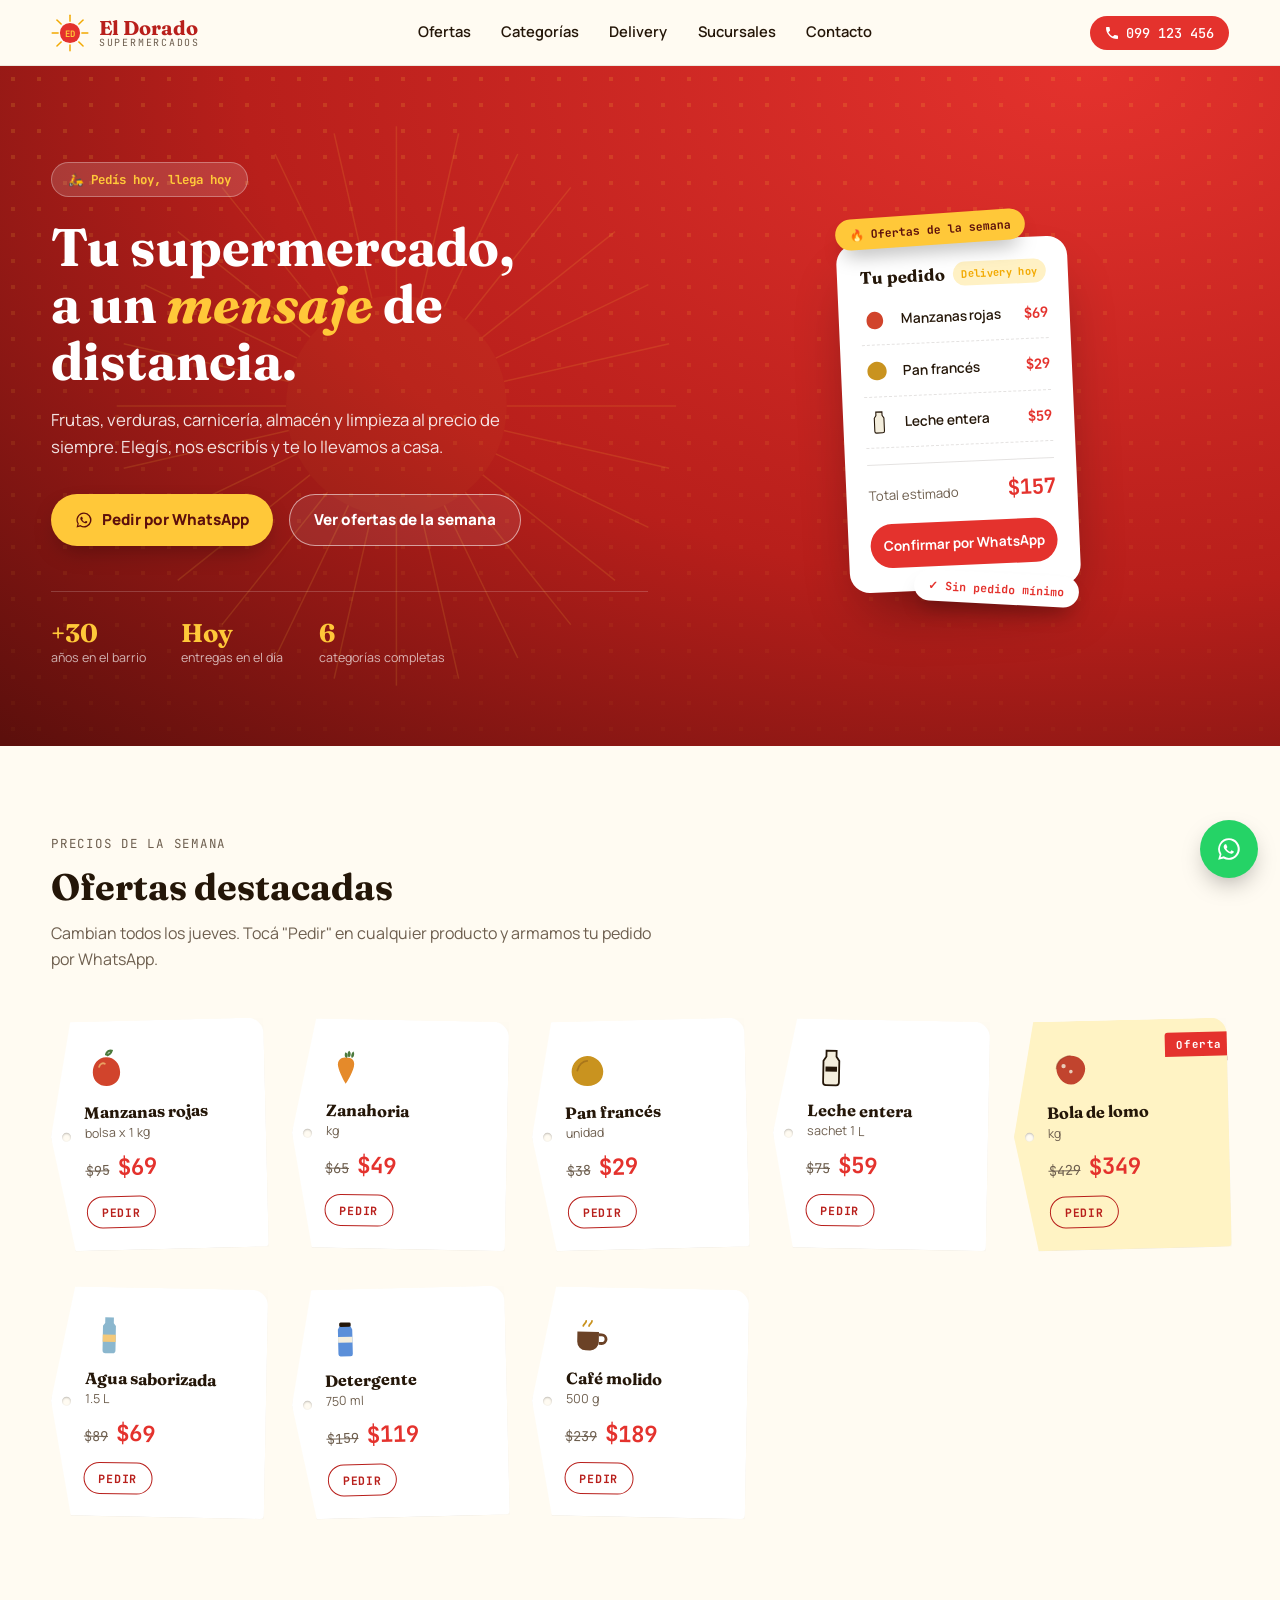
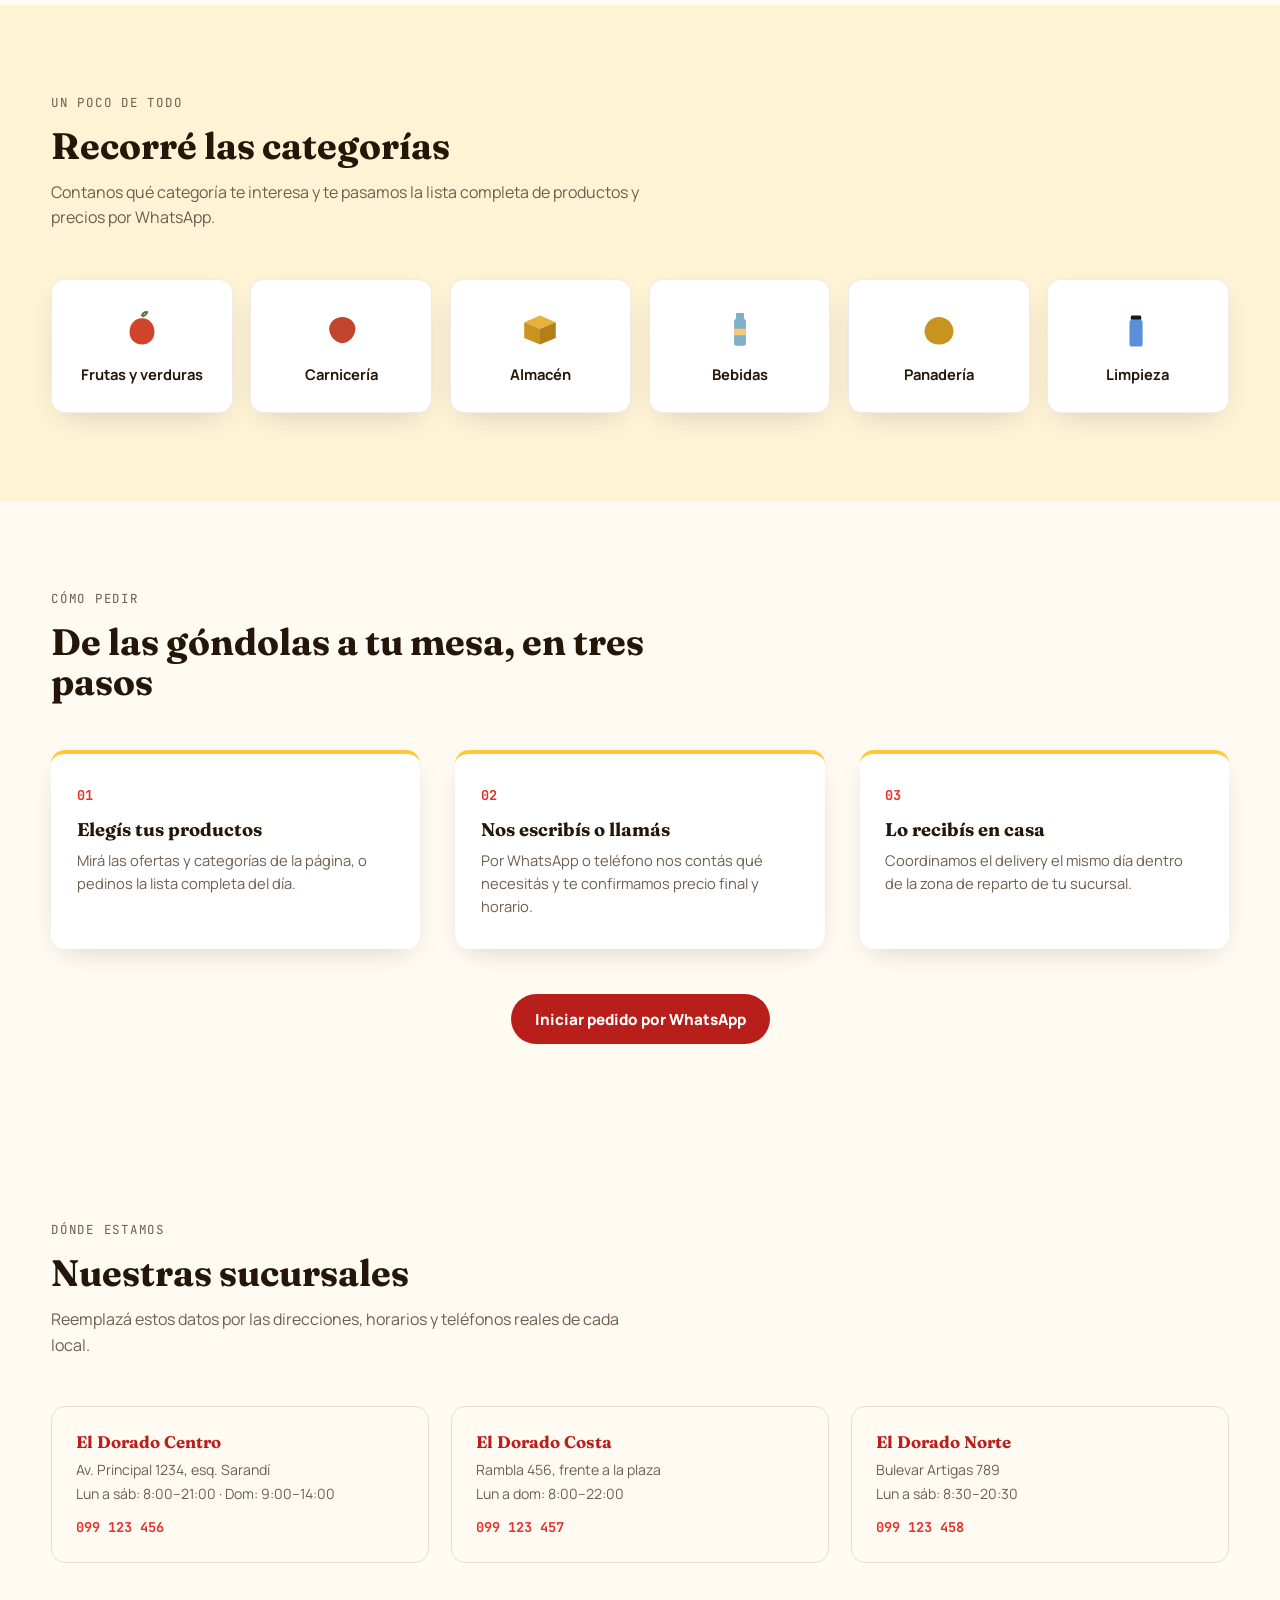
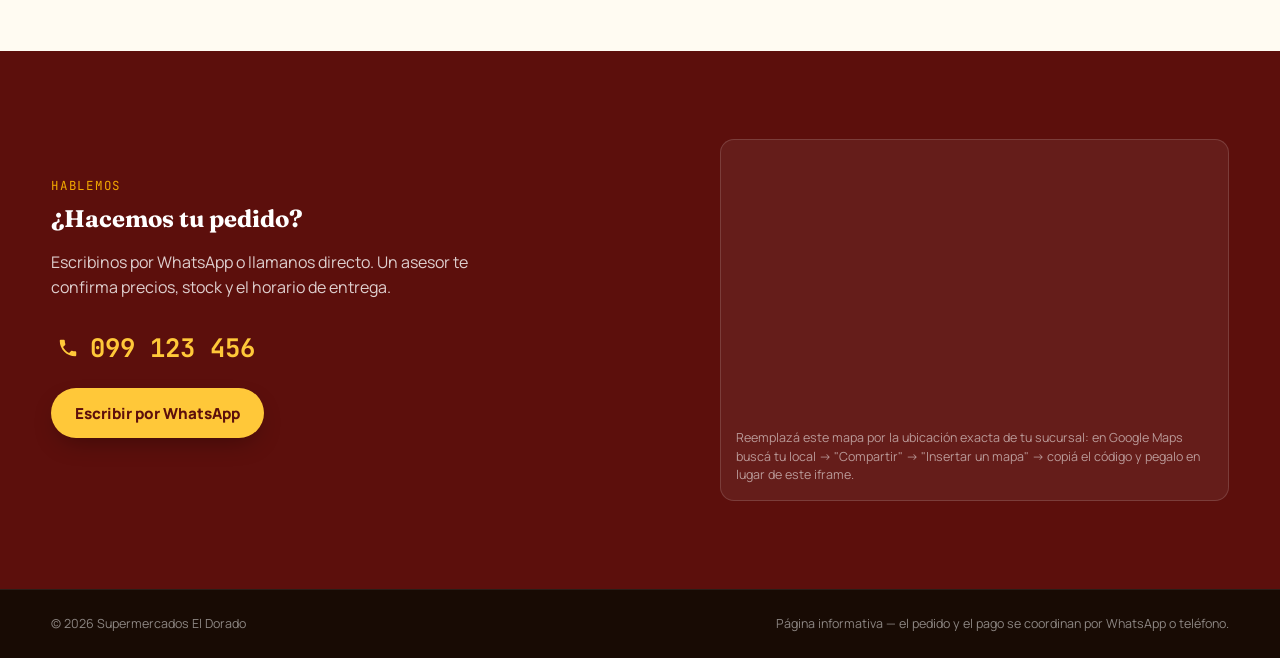
<file: index.html>
<!DOCTYPE html>
<html lang="es">
<head>
<meta charset="UTF-8">
<meta name="viewport" content="width=device-width, initial-scale=1.0">
<title>Supermercados El Dorado — Frescura de siempre, a un mensaje de distancia</title>
<meta name="description" content="Supermercados El Dorado: ofertas de la semana, todas las categorías y delivery pidiendo por WhatsApp o teléfono.">

<link rel="preconnect" href="https://fonts.googleapis.com">
<link rel="preconnect" href="https://fonts.gstatic.com" crossorigin>
<link href="https://fonts.googleapis.com/css2?family=Fraunces:ital,opsz,wght@0,9..144,500;0,9..144,600;0,9..144,700;0,9..144,900;1,9..144,600&family=Manrope:wght@400;500;600;700;800&family=JetBrains+Mono:wght@400;500;700&display=swap" rel="stylesheet">

<link rel="stylesheet" href="style.css">
</head>
<body>

<!-- ============ HEADER ============ -->
<header class="site-header" id="siteHeader">
  <div class="wrap header-row">
    <a href="#inicio" class="logo" aria-label="El Dorado, inicio">
      <span class="logo-mark" aria-hidden="true">
        <svg viewBox="0 0 64 64">
          <g class="sun-rays">
            <line x1="32" y1="2" x2="32" y2="12"/>
            <line x1="32" y1="52" x2="32" y2="62"/>
            <line x1="2" y1="32" x2="12" y2="32"/>
            <line x1="52" y1="32" x2="62" y2="32"/>
            <line x1="10" y1="10" x2="17" y2="17"/>
            <line x1="47" y1="47" x2="54" y2="54"/>
            <line x1="54" y1="10" x2="47" y2="17"/>
            <line x1="17" y1="47" x2="10" y2="54"/>
          </g>
          <circle cx="32" cy="32" r="17" class="sun-body"/>
          <text x="32" y="38" class="sun-letters" text-anchor="middle">ED</text>
        </svg>
      </span>
      <span class="logo-text">El Dorado<em>supermercados</em></span>
    </a>

    <nav class="main-nav" id="mainNav">
      <a href="#ofertas">Ofertas</a>
      <a href="#categorias">Categorías</a>
      <a href="#delivery">Delivery</a>
      <a href="#sucursales">Sucursales</a>
      <a href="#contacto">Contacto</a>
    </nav>

    <div class="header-actions">
      <a href="tel:+59899123456" class="phone-pill" id="headerPhone">
        <svg viewBox="0 0 24 24" width="16" height="16"><path fill="currentColor" d="M6.6 10.8c1.4 2.8 3.8 5.1 6.6 6.6l2.2-2.2c.3-.3.7-.4 1-.2 1.1.4 2.3.6 3.6.6.6 0 1 .4 1 1V20c0 .6-.4 1-1 1-9.4 0-17-7.6-17-17 0-.6.4-1 1-1h3.5c.6 0 1 .4 1 1 0 1.3.2 2.5.6 3.6.1.4 0 .8-.2 1L6.6 10.8z"/></svg>
        <span>099 123 456</span>
      </a>
      <button class="nav-toggle" id="navToggle" aria-label="Abrir menú" aria-expanded="false">
        <span></span><span></span><span></span>
      </button>
    </div>
  </div>
</header>

<main>

  <!-- ============ HERO ============ -->
  <section class="hero" id="inicio">
    <div class="hero-sunburst" aria-hidden="true">
      <svg viewBox="0 0 800 800">
        <g class="hero-rays" id="heroRays"></g>
      </svg>
    </div>
    <div class="hero-dots" aria-hidden="true"></div>

    <div class="wrap hero-grid">
      <div class="hero-inner">
        <p class="hero-chip">🛵 Pedís hoy, llega hoy</p>
        <h1>Tu supermercado,<br>a un <em>mensaje</em> de distancia.</h1>
        <p class="hero-lead">Frutas, verduras, carnicería, almacén y limpieza al precio de siempre. Elegís, nos escribís y te lo llevamos a casa.</p>
        <div class="hero-ctas">
          <a href="https://wa.me/59899123456?text=Hola%20El%20Dorado%2C%20quiero%20hacer%20un%20pedido" class="btn btn-yellow" target="_blank" rel="noopener">
            <svg viewBox="0 0 24 24" width="18" height="18"><path fill="currentColor" d="M12 2a10 10 0 0 0-8.6 15.1L2 22l5-1.3A10 10 0 1 0 12 2zm0 18.2c-1.6 0-3.1-.4-4.4-1.2l-.3-.2-3 .8.8-2.9-.2-.3A8.2 8.2 0 1 1 12 20.2zm4.5-6.1c-.2-.1-1.5-.7-1.7-.8-.2-.1-.4-.1-.6.1-.2.2-.7.8-.8 1-.2.2-.3.2-.5.1-.2-.1-1-.4-1.9-1.2-.7-.6-1.2-1.4-1.3-1.6-.1-.2 0-.4.1-.5l.4-.4.2-.4c.1-.1.1-.3 0-.4-.1-.1-.6-1.4-.8-1.9-.2-.5-.4-.4-.6-.4h-.5c-.2 0-.4.1-.6.3-.2.2-.8.8-.8 1.9s.8 2.2.9 2.4c.1.2 1.6 2.5 3.9 3.4.5.2 1 .4 1.3.5.5.2 1 .1 1.4.1.4-.1 1.5-.6 1.6-1.1.2-.5.2-1 .1-1.1z"/></svg>
            Pedir por WhatsApp
          </a>
          <a href="#ofertas" class="btn btn-ghost">Ver ofertas de la semana</a>
        </div>
        <ul class="hero-stats">
          <li><strong>+30</strong><span>años en el barrio</span></li>
          <li><strong>Hoy</strong><span>entregas en el día</span></li>
          <li><strong>6</strong><span>categorías completas</span></li>
        </ul>
      </div>

      <div class="hero-mock" aria-hidden="true">
        <div class="mock-chip mock-chip-1">🔥 Ofertas de la semana</div>
        <div class="mock-card">
          <div class="mock-head">
            <span>Tu pedido</span>
            <span class="mock-badge">Delivery hoy</span>
          </div>
          <ul class="mock-items">
            <li>
              <span class="mock-icon"><svg viewBox="0 0 64 64"><path d="M32 14c11 0 19 9 19 21 0 12-9 19-19 19S13 47 13 35c0-12 8-21 19-21z" fill="#D1442C"/></svg></span>
              <span class="mock-name">Manzanas rojas</span>
              <span class="mock-price">$69</span>
            </li>
            <li>
              <span class="mock-icon"><svg viewBox="0 0 64 64"><path d="M10 34c0-12 10-22 22-22s22 10 22 22-9 20-22 20-22-8-22-20z" fill="#C9931F"/></svg></span>
              <span class="mock-name">Pan francés</span>
              <span class="mock-price">$29</span>
            </li>
            <li>
              <span class="mock-icon"><svg viewBox="0 0 64 64"><path d="M25 8h14v8l4 6v30a4 4 0 0 1-4 4H25a4 4 0 0 1-4-4V22l4-6V8z" fill="#F4EEDD" stroke="#241608" stroke-width="2.5"/></svg></span>
              <span class="mock-name">Leche entera</span>
              <span class="mock-price">$59</span>
            </li>
          </ul>
          <div class="mock-total"><span>Total estimado</span><strong>$157</strong></div>
          <div class="mock-cta">Confirmar por WhatsApp</div>
        </div>
        <div class="mock-chip mock-chip-2">✓ Sin pedido mínimo</div>
      </div>
    </div>
  </section>

  <!-- ============ OFERTAS ============ -->
  <section class="ofertas" id="ofertas">
    <div class="wrap">
      <div class="section-head">
        <p class="eyebrow eyebrow-dark">Precios de la semana</p>
        <h2>Ofertas destacadas</h2>
        <p>Cambian todos los jueves. Tocá "Pedir" en cualquier producto y armamos tu pedido por WhatsApp.</p>
      </div>

      <div class="tags-grid" id="tagsGrid">

        <article class="price-tag" data-product="Manzanas rojas">
          <span class="tag-hole"></span>
          <span class="tag-icon">
            <svg viewBox="0 0 64 64"><path d="M32 10c1-4 5-6 8-5-1 3-3 5-6 6" fill="none" stroke="#4C7A3D" stroke-width="3" stroke-linecap="round"/><path d="M32 14c11 0 19 9 19 21 0 12-9 19-19 19S13 47 13 35c0-12 8-21 19-21z" fill="#D1442C"/><path d="M22 27c1-4 5-6 8-4" fill="none" stroke="#F4C97A" stroke-width="2.5" stroke-linecap="round" opacity=".7"/></svg>
          </span>
          <h3>Manzanas rojas</h3>
          <p class="tag-unit">bolsa x 1 kg</p>
          <p class="tag-price"><span class="old">$95</span>$69</p>
          <button class="tag-order" type="button">Pedir</button>
        </article>

        <article class="price-tag" data-product="Zanahoria">
          <span class="tag-hole"></span>
          <span class="tag-icon">
            <svg viewBox="0 0 64 64"><path d="M30 8c3 2 3 8 0 9-3-1-3-7 0-9z" fill="#4C7A3D"/><path d="M36 9c2 3 1 8-2 9-2-2-1-7 2-9z" fill="#4C7A3D"/><path d="M25 10c3 1 4 6 2 8-3 0-4-5-2-8z" fill="#4C7A3D"/><path d="M27 18c6-2 12 3 10 12-2 9-9 21-11 24-2-3-9-15-11-24-2-9 6-14 12-12z" fill="#E58A2A"/></svg>
          </span>
          <h3>Zanahoria</h3>
          <p class="tag-unit">kg</p>
          <p class="tag-price"><span class="old">$65</span>$49</p>
          <button class="tag-order" type="button">Pedir</button>
        </article>

        <article class="price-tag" data-product="Pan francés">
          <span class="tag-hole"></span>
          <span class="tag-icon">
            <svg viewBox="0 0 64 64"><path d="M10 34c0-12 10-22 22-22s22 10 22 22-9 20-22 20-22-8-22-20z" fill="#C9931F"/><path d="M18 32c2-8 8-13 14-13" fill="none" stroke="#8A5A16" stroke-width="2.5" stroke-linecap="round" opacity=".5"/></svg>
          </span>
          <h3>Pan francés</h3>
          <p class="tag-unit">unidad</p>
          <p class="tag-price"><span class="old">$38</span>$29</p>
          <button class="tag-order" type="button">Pedir</button>
        </article>

        <article class="price-tag" data-product="Leche entera">
          <span class="tag-hole"></span>
          <span class="tag-icon">
            <svg viewBox="0 0 64 64"><path d="M25 8h14v8l4 6v30a4 4 0 0 1-4 4H25a4 4 0 0 1-4-4V22l4-6V8z" fill="#F4EEDD" stroke="#241608" stroke-width="2.5"/><rect x="24" y="30" width="16" height="7" fill="#241608"/></svg>
          </span>
          <h3>Leche entera</h3>
          <p class="tag-unit">sachet 1 L</p>
          <p class="tag-price"><span class="old">$75</span>$59</p>
          <button class="tag-order" type="button">Pedir</button>
        </article>

        <article class="price-tag featured" data-product="Bola de lomo">
          <span class="tag-hole"></span>
          <span class="ribbon">Oferta</span>
          <span class="tag-icon">
            <svg viewBox="0 0 64 64"><path d="M14 30c0-10 9-18 20-18s20 8 20 18-9 22-20 22-20-12-20-22z" fill="#C1442E"/><path d="M14 30c0-10 9-18 20-18" fill="none" stroke="#8f3220" stroke-width="2" opacity=".5"/><circle cx="24" cy="26" r="3" fill="#F4EEDD" opacity=".8"/><circle cx="34" cy="34" r="2.5" fill="#F4EEDD" opacity=".8"/></svg>
          </span>
          <h3>Bola de lomo</h3>
          <p class="tag-unit">kg</p>
          <p class="tag-price"><span class="old">$429</span>$349</p>
          <button class="tag-order" type="button">Pedir</button>
        </article>

        <article class="price-tag" data-product="Agua saborizada">
          <span class="tag-hole"></span>
          <span class="tag-icon">
            <svg viewBox="0 0 64 64"><path d="M26 6h12v8l3 4v34a4 4 0 0 1-4 4H27a4 4 0 0 1-4-4V18l3-4V6z" fill="#7FB0C9" opacity=".9"/><rect x="23" y="30" width="18" height="10" fill="#F4C97A"/></svg>
          </span>
          <h3>Agua saborizada</h3>
          <p class="tag-unit">1.5 L</p>
          <p class="tag-price"><span class="old">$89</span>$69</p>
          <button class="tag-order" type="button">Pedir</button>
        </article>

        <article class="price-tag" data-product="Detergente">
          <span class="tag-hole"></span>
          <span class="tag-icon">
            <svg viewBox="0 0 64 64"><path d="M22 14h14l3 6v34a3 3 0 0 1-3 3H22a3 3 0 0 1-3-3V20l3-6z" fill="#5B8FD9"/><rect x="21" y="10" width="16" height="6" rx="2" fill="#241608"/><rect x="19" y="30" width="20" height="8" fill="#F4EEDD"/></svg>
          </span>
          <h3>Detergente</h3>
          <p class="tag-unit">750 ml</p>
          <p class="tag-price"><span class="old">$159</span>$119</p>
          <button class="tag-order" type="button">Pedir</button>
        </article>

        <article class="price-tag" data-product="Café molido">
          <span class="tag-hole"></span>
          <span class="tag-icon">
            <svg viewBox="0 0 64 64"><path d="M14 26h30v14a12 12 0 0 1-12 12H26a12 12 0 0 1-12-12V26z" fill="#6B4226"/><path d="M44 30h4a6 6 0 0 1 0 12h-4" fill="none" stroke="#6B4226" stroke-width="4"/><path d="M22 18c1-3 4-4 4-7M30 18c1-3 4-4 4-7" fill="none" stroke="#C9931F" stroke-width="2.5" stroke-linecap="round"/></svg>
          </span>
          <h3>Café molido</h3>
          <p class="tag-unit">500 g</p>
          <p class="tag-price"><span class="old">$239</span>$189</p>
          <button class="tag-order" type="button">Pedir</button>
        </article>

      </div>
    </div>
  </section>

  <!-- ============ CATEGORIAS ============ -->
  <section class="categorias" id="categorias">
    <div class="wrap">
      <div class="section-head">
        <p class="eyebrow">Un poco de todo</p>
        <h2>Recorré las categorías</h2>
        <p>Contanos qué categoría te interesa y te pasamos la lista completa de productos y precios por WhatsApp.</p>
      </div>
      <div class="cat-grid">
        <a class="cat-card" href="https://wa.me/59899123456?text=Hola%2C%20quiero%20la%20lista%20de%20Frutas%20y%20verduras" target="_blank" rel="noopener">
          <svg viewBox="0 0 64 64"><path d="M32 14c11 0 19 9 19 21 0 12-9 19-19 19S13 47 13 35c0-12 8-21 19-21z" fill="#D1442C"/><path d="M32 10c1-4 5-6 8-5-1 3-3 5-6 6" fill="none" stroke="#4C7A3D" stroke-width="3" stroke-linecap="round"/></svg>
          <span>Frutas y verduras</span>
        </a>
        <a class="cat-card" href="https://wa.me/59899123456?text=Hola%2C%20quiero%20la%20lista%20de%20Carnicer%C3%ADa" target="_blank" rel="noopener">
          <svg viewBox="0 0 64 64"><path d="M14 30c0-10 9-18 20-18s20 8 20 18-9 22-20 22-20-12-20-22z" fill="#C1442E"/></svg>
          <span>Carnicería</span>
        </a>
        <a class="cat-card" href="https://wa.me/59899123456?text=Hola%2C%20quiero%20la%20lista%20de%20Almac%C3%A9n" target="_blank" rel="noopener">
          <svg viewBox="0 0 64 64"><path d="M8 20l24-10 24 10-24 10L8 20z" fill="#E7B23C"/><path d="M8 20v24l24 10V30L8 20z" fill="#C9931F"/><path d="M56 20v24L32 54V30l24-10z" fill="#B37F19"/></svg>
          <span>Almacén</span>
        </a>
        <a class="cat-card" href="https://wa.me/59899123456?text=Hola%2C%20quiero%20la%20lista%20de%20Bebidas" target="_blank" rel="noopener">
          <svg viewBox="0 0 64 64"><path d="M26 6h12v8l3 4v34a4 4 0 0 1-4 4H27a4 4 0 0 1-4-4V18l3-4V6z" fill="#7FB0C9"/><rect x="23" y="30" width="18" height="10" fill="#F4C97A"/></svg>
          <span>Bebidas</span>
        </a>
        <a class="cat-card" href="https://wa.me/59899123456?text=Hola%2C%20quiero%20la%20lista%20de%20Panader%C3%ADa" target="_blank" rel="noopener">
          <svg viewBox="0 0 64 64"><path d="M10 34c0-12 10-22 22-22s22 10 22 22-9 20-22 20-22-8-22-20z" fill="#C9931F"/></svg>
          <span>Panadería</span>
        </a>
        <a class="cat-card" href="https://wa.me/59899123456?text=Hola%2C%20quiero%20la%20lista%20de%20Limpieza" target="_blank" rel="noopener">
          <svg viewBox="0 0 64 64"><path d="M22 14h14l3 6v34a3 3 0 0 1-3 3H22a3 3 0 0 1-3-3V20l3-6z" fill="#5B8FD9"/><rect x="21" y="10" width="16" height="6" rx="2" fill="#241608"/></svg>
          <span>Limpieza</span>
        </a>
      </div>
    </div>
  </section>

  <!-- ============ DELIVERY ============ -->
  <section class="delivery" id="delivery">
    <div class="wrap">
      <div class="section-head">
        <p class="eyebrow eyebrow-dark">Cómo pedir</p>
        <h2>De las góndolas a tu mesa, en tres pasos</h2>
      </div>
      <ol class="steps">
        <li>
          <span class="step-num">01</span>
          <h3>Elegís tus productos</h3>
          <p>Mirá las ofertas y categorías de la página, o pedinos la lista completa del día.</p>
        </li>
        <li>
          <span class="step-num">02</span>
          <h3>Nos escribís o llamás</h3>
          <p>Por WhatsApp o teléfono nos contás qué necesitás y te confirmamos precio final y horario.</p>
        </li>
        <li>
          <span class="step-num">03</span>
          <h3>Lo recibís en casa</h3>
          <p>Coordinamos el delivery el mismo día dentro de la zona de reparto de tu sucursal.</p>
        </li>
      </ol>
      <div class="delivery-cta">
        <a href="https://wa.me/59899123456?text=Hola%20El%20Dorado%2C%20quiero%20hacer%20un%20pedido%20para%20delivery" class="btn btn-dark" target="_blank" rel="noopener">Iniciar pedido por WhatsApp</a>
      </div>
    </div>
  </section>

  <!-- ============ SUCURSALES ============ -->
  <section class="sucursales" id="sucursales">
    <div class="wrap">
      <div class="section-head">
        <p class="eyebrow eyebrow-dark">Dónde estamos</p>
        <h2>Nuestras sucursales</h2>
        <p>Reemplazá estos datos por las direcciones, horarios y teléfonos reales de cada local.</p>
      </div>
      <div class="branch-grid">
        <article class="branch-card">
          <h3>El Dorado Centro</h3>
          <p>Av. Principal 1234, esq. Sarandí</p>
          <p>Lun a sáb: 8:00–21:00 · Dom: 9:00–14:00</p>
          <a href="tel:+59899123456">099 123 456</a>
        </article>
        <article class="branch-card">
          <h3>El Dorado Costa</h3>
          <p>Rambla 456, frente a la plaza</p>
          <p>Lun a dom: 8:00–22:00</p>
          <a href="tel:+59899123457">099 123 457</a>
        </article>
        <article class="branch-card">
          <h3>El Dorado Norte</h3>
          <p>Bulevar Artigas 789</p>
          <p>Lun a sáb: 8:30–20:30</p>
          <a href="tel:+59899123458">099 123 458</a>
        </article>
      </div>
    </div>
  </section>

  <!-- ============ CONTACTO ============ -->
  <section class="contacto dark-block" id="contacto">
    <div class="wrap contacto-grid">
      <div>
        <p class="eyebrow">Hablemos</p>
        <h2>¿Hacemos tu pedido?</h2>
        <p class="contacto-lead">Escribinos por WhatsApp o llamanos directo. Un asesor te confirma precios, stock y el horario de entrega.</p>
        <button class="phone-big" id="phoneBig" data-phone="099 123 456">
          <svg viewBox="0 0 24 24" width="22" height="22"><path fill="currentColor" d="M6.6 10.8c1.4 2.8 3.8 5.1 6.6 6.6l2.2-2.2c.3-.3.7-.4 1-.2 1.1.4 2.3.6 3.6.6.6 0 1 .4 1 1V20c0 .6-.4 1-1 1-9.4 0-17-7.6-17-17 0-.6.4-1 1-1h3.5c.6 0 1 .4 1 1 0 1.3.2 2.5.6 3.6.1.4 0 .8-.2 1L6.6 10.8z"/></svg>
          099 123 456
        </button>
        <a class="btn btn-yellow" href="https://wa.me/59899123456?text=Hola%20El%20Dorado" target="_blank" rel="noopener">Escribir por WhatsApp</a>
        <p class="copy-toast" id="copyToast" aria-live="polite"></p>
      </div>
      <div class="contacto-map">
        <iframe
          src="https://www.google.com/maps?q=Plaza%20San%20Fernando%2C%20Maldonado%2C%20Uruguay&output=embed"
          width="100%" height="260" style="border:0; border-radius:10px;"
          allowfullscreen loading="lazy" referrerpolicy="no-referrer-when-downgrade"
          title="Ubicación de El Dorado en Maldonado">
        </iframe>
        <p>Reemplazá este mapa por la ubicación exacta de tu sucursal: en Google Maps buscá tu local → "Compartir" → "Insertar un mapa" → copiá el código y pegalo en lugar de este iframe.</p>
      </div>
    </div>
  </section>

</main>

<footer class="site-footer">
  <div class="wrap footer-row">
    <span>© <span id="year"></span> Supermercados El Dorado</span>
    <span>Página informativa — el pedido y el pago se coordinan por WhatsApp o teléfono.</span>
  </div>
</footer>

<a href="https://wa.me/59899123456?text=Hola%20El%20Dorado%2C%20quiero%20hacer%20un%20pedido" class="whatsapp-float" target="_blank" rel="noopener" aria-label="Pedir por WhatsApp">
  <svg viewBox="0 0 24 24" width="26" height="26"><path fill="currentColor" d="M12 2a10 10 0 0 0-8.6 15.1L2 22l5-1.3A10 10 0 1 0 12 2zm0 18.2c-1.6 0-3.1-.4-4.4-1.2l-.3-.2-3 .8.8-2.9-.2-.3A8.2 8.2 0 1 1 12 20.2zm4.5-6.1c-.2-.1-1.5-.7-1.7-.8-.2-.1-.4-.1-.6.1-.2.2-.7.8-.8 1-.2.2-.3.2-.5.1-.2-.1-1-.4-1.9-1.2-.7-.6-1.2-1.4-1.3-1.6-.1-.2 0-.4.1-.5l.4-.4.2-.4c.1-.1.1-.3 0-.4-.1-.1-.6-1.4-.8-1.9-.2-.5-.4-.4-.6-.4h-.5c-.2 0-.4.1-.6.3-.2.2-.8.8-.8 1.9s.8 2.2.9 2.4c.1.2 1.6 2.5 3.9 3.4.5.2 1 .4 1.3.5.5.2 1 .1 1.4.1.4-.1 1.5-.6 1.6-1.1.2-.5.2-1 .1-1.1z"/></svg>
</a>

<script src="script.js"></script>
</body>
</html>
</file>
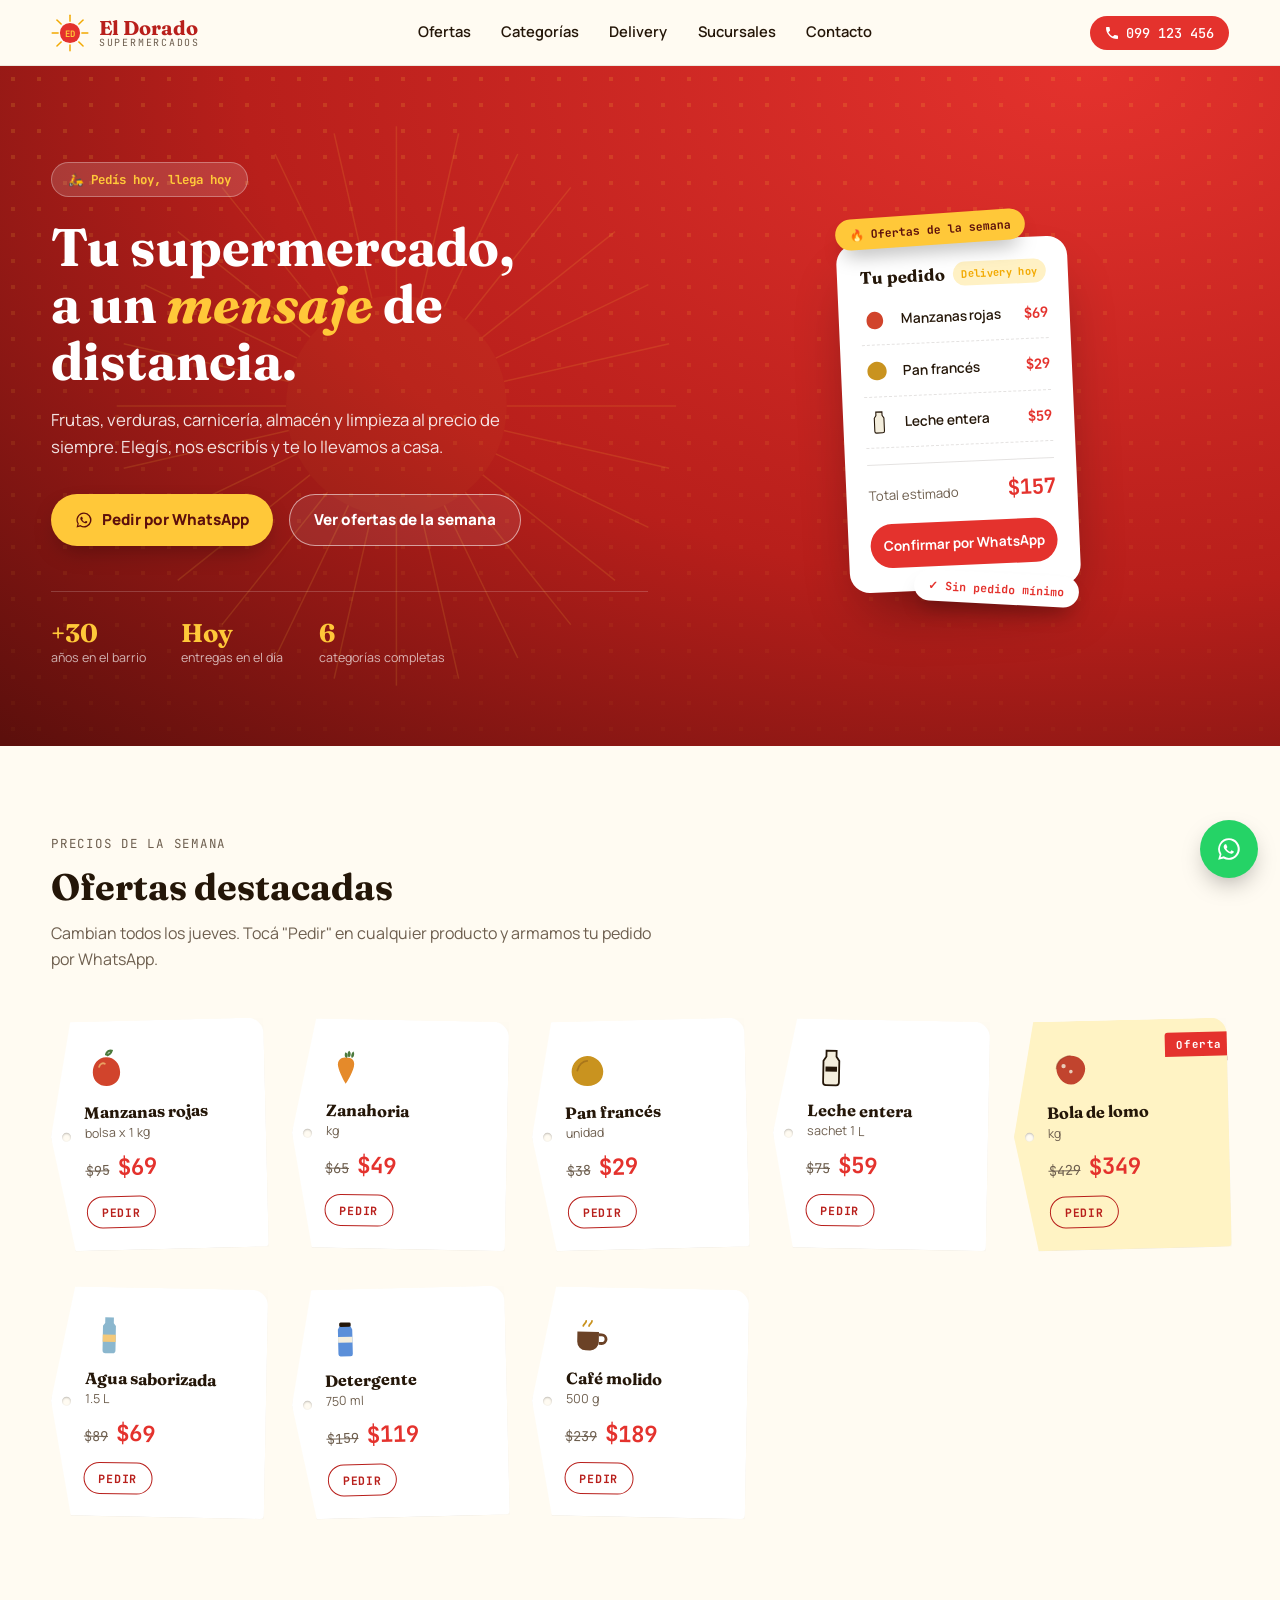
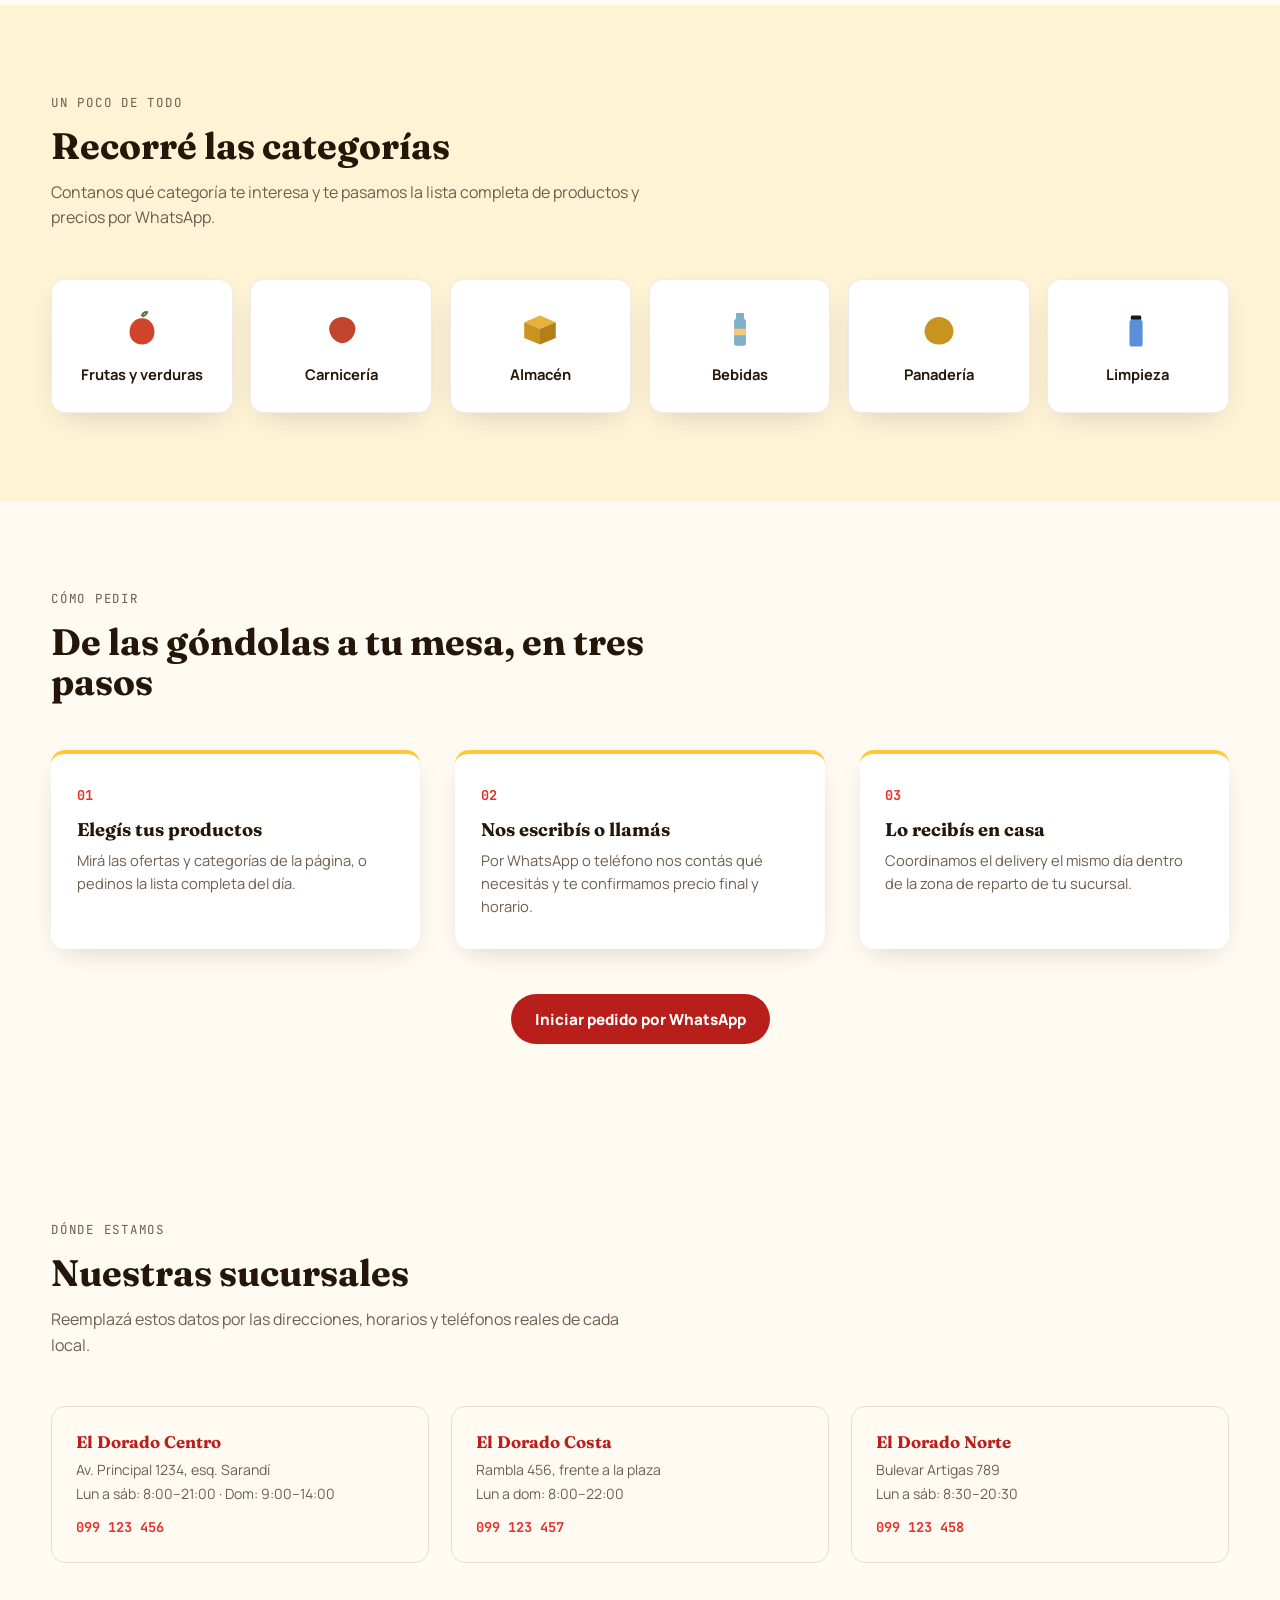
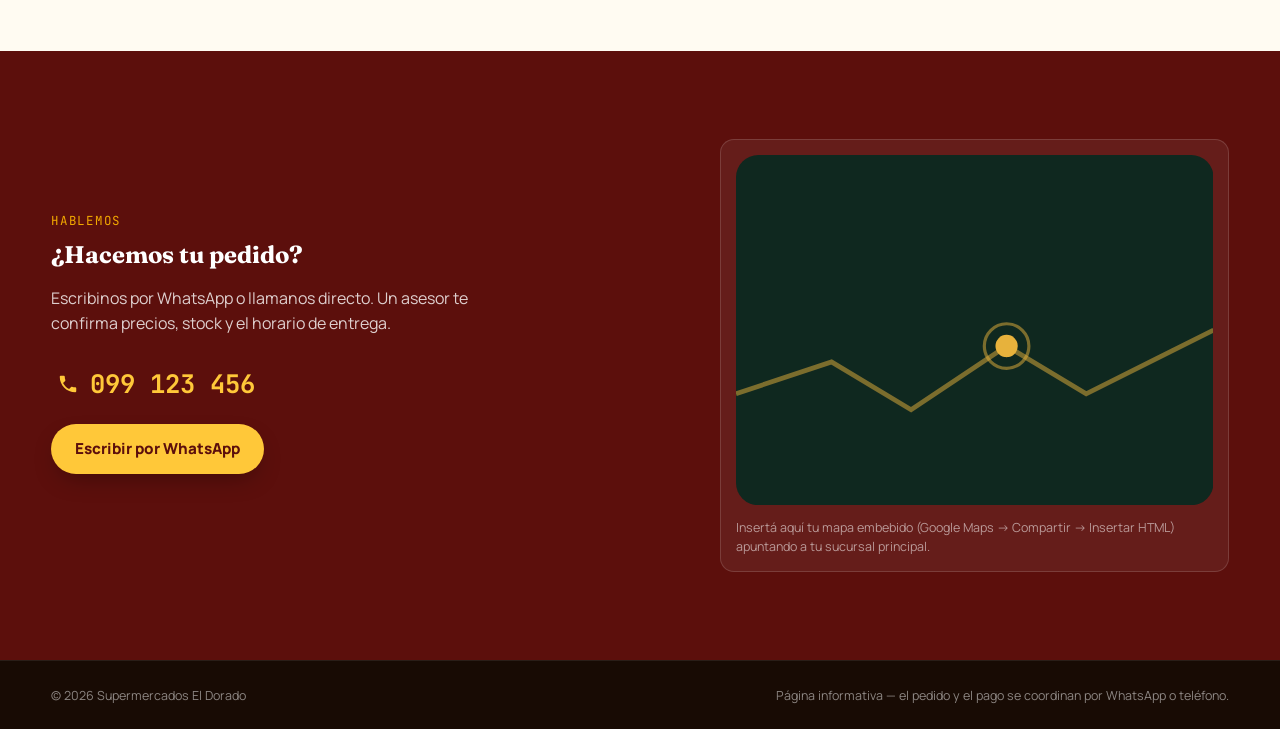
<file: index (1).html>
<!DOCTYPE html>
<html lang="es">
<head>
<meta charset="UTF-8">
<meta name="viewport" content="width=device-width, initial-scale=1.0">
<title>Supermercados El Dorado — Frescura de siempre, a un mensaje de distancia</title>
<meta name="description" content="Supermercados El Dorado: ofertas de la semana, todas las categorías y delivery pidiendo por WhatsApp o teléfono.">

<link rel="preconnect" href="https://fonts.googleapis.com">
<link rel="preconnect" href="https://fonts.gstatic.com" crossorigin>
<link href="https://fonts.googleapis.com/css2?family=Fraunces:ital,opsz,wght@0,9..144,500;0,9..144,600;0,9..144,700;0,9..144,900;1,9..144,600&family=Manrope:wght@400;500;600;700;800&family=JetBrains+Mono:wght@400;500;700&display=swap" rel="stylesheet">

<link rel="stylesheet" href="style.css">
</head>
<body>

<!-- ============ HEADER ============ -->
<header class="site-header" id="siteHeader">
  <div class="wrap header-row">
    <a href="#inicio" class="logo" aria-label="El Dorado, inicio">
      <span class="logo-mark" aria-hidden="true">
        <svg viewBox="0 0 64 64">
          <g class="sun-rays">
            <line x1="32" y1="2" x2="32" y2="12"/>
            <line x1="32" y1="52" x2="32" y2="62"/>
            <line x1="2" y1="32" x2="12" y2="32"/>
            <line x1="52" y1="32" x2="62" y2="32"/>
            <line x1="10" y1="10" x2="17" y2="17"/>
            <line x1="47" y1="47" x2="54" y2="54"/>
            <line x1="54" y1="10" x2="47" y2="17"/>
            <line x1="17" y1="47" x2="10" y2="54"/>
          </g>
          <circle cx="32" cy="32" r="17" class="sun-body"/>
          <text x="32" y="38" class="sun-letters" text-anchor="middle">ED</text>
        </svg>
      </span>
      <span class="logo-text">El Dorado<em>supermercados</em></span>
    </a>

    <nav class="main-nav" id="mainNav">
      <a href="#ofertas">Ofertas</a>
      <a href="#categorias">Categorías</a>
      <a href="#delivery">Delivery</a>
      <a href="#sucursales">Sucursales</a>
      <a href="#contacto">Contacto</a>
    </nav>

    <div class="header-actions">
      <a href="tel:+59899123456" class="phone-pill" id="headerPhone">
        <svg viewBox="0 0 24 24" width="16" height="16"><path fill="currentColor" d="M6.6 10.8c1.4 2.8 3.8 5.1 6.6 6.6l2.2-2.2c.3-.3.7-.4 1-.2 1.1.4 2.3.6 3.6.6.6 0 1 .4 1 1V20c0 .6-.4 1-1 1-9.4 0-17-7.6-17-17 0-.6.4-1 1-1h3.5c.6 0 1 .4 1 1 0 1.3.2 2.5.6 3.6.1.4 0 .8-.2 1L6.6 10.8z"/></svg>
        <span>099 123 456</span>
      </a>
      <button class="nav-toggle" id="navToggle" aria-label="Abrir menú" aria-expanded="false">
        <span></span><span></span><span></span>
      </button>
    </div>
  </div>
</header>

<main>

  <!-- ============ HERO ============ -->
  <section class="hero" id="inicio">
    <div class="hero-sunburst" aria-hidden="true">
      <svg viewBox="0 0 800 800">
        <g class="hero-rays" id="heroRays"></g>
      </svg>
    </div>
    <div class="hero-dots" aria-hidden="true"></div>

    <div class="wrap hero-grid">
      <div class="hero-inner">
        <p class="hero-chip">🛵 Pedís hoy, llega hoy</p>
        <h1>Tu supermercado,<br>a un <em>mensaje</em> de distancia.</h1>
        <p class="hero-lead">Frutas, verduras, carnicería, almacén y limpieza al precio de siempre. Elegís, nos escribís y te lo llevamos a casa.</p>
        <div class="hero-ctas">
          <a href="https://wa.me/59899123456?text=Hola%20El%20Dorado%2C%20quiero%20hacer%20un%20pedido" class="btn btn-yellow" target="_blank" rel="noopener">
            <svg viewBox="0 0 24 24" width="18" height="18"><path fill="currentColor" d="M12 2a10 10 0 0 0-8.6 15.1L2 22l5-1.3A10 10 0 1 0 12 2zm0 18.2c-1.6 0-3.1-.4-4.4-1.2l-.3-.2-3 .8.8-2.9-.2-.3A8.2 8.2 0 1 1 12 20.2zm4.5-6.1c-.2-.1-1.5-.7-1.7-.8-.2-.1-.4-.1-.6.1-.2.2-.7.8-.8 1-.2.2-.3.2-.5.1-.2-.1-1-.4-1.9-1.2-.7-.6-1.2-1.4-1.3-1.6-.1-.2 0-.4.1-.5l.4-.4.2-.4c.1-.1.1-.3 0-.4-.1-.1-.6-1.4-.8-1.9-.2-.5-.4-.4-.6-.4h-.5c-.2 0-.4.1-.6.3-.2.2-.8.8-.8 1.9s.8 2.2.9 2.4c.1.2 1.6 2.5 3.9 3.4.5.2 1 .4 1.3.5.5.2 1 .1 1.4.1.4-.1 1.5-.6 1.6-1.1.2-.5.2-1 .1-1.1z"/></svg>
            Pedir por WhatsApp
          </a>
          <a href="#ofertas" class="btn btn-ghost">Ver ofertas de la semana</a>
        </div>
        <ul class="hero-stats">
          <li><strong>+30</strong><span>años en el barrio</span></li>
          <li><strong>Hoy</strong><span>entregas en el día</span></li>
          <li><strong>6</strong><span>categorías completas</span></li>
        </ul>
      </div>

      <div class="hero-mock" aria-hidden="true">
        <div class="mock-chip mock-chip-1">🔥 Ofertas de la semana</div>
        <div class="mock-card">
          <div class="mock-head">
            <span>Tu pedido</span>
            <span class="mock-badge">Delivery hoy</span>
          </div>
          <ul class="mock-items">
            <li>
              <span class="mock-icon"><svg viewBox="0 0 64 64"><path d="M32 14c11 0 19 9 19 21 0 12-9 19-19 19S13 47 13 35c0-12 8-21 19-21z" fill="#D1442C"/></svg></span>
              <span class="mock-name">Manzanas rojas</span>
              <span class="mock-price">$69</span>
            </li>
            <li>
              <span class="mock-icon"><svg viewBox="0 0 64 64"><path d="M10 34c0-12 10-22 22-22s22 10 22 22-9 20-22 20-22-8-22-20z" fill="#C9931F"/></svg></span>
              <span class="mock-name">Pan francés</span>
              <span class="mock-price">$29</span>
            </li>
            <li>
              <span class="mock-icon"><svg viewBox="0 0 64 64"><path d="M25 8h14v8l4 6v30a4 4 0 0 1-4 4H25a4 4 0 0 1-4-4V22l4-6V8z" fill="#F4EEDD" stroke="#241608" stroke-width="2.5"/></svg></span>
              <span class="mock-name">Leche entera</span>
              <span class="mock-price">$59</span>
            </li>
          </ul>
          <div class="mock-total"><span>Total estimado</span><strong>$157</strong></div>
          <div class="mock-cta">Confirmar por WhatsApp</div>
        </div>
        <div class="mock-chip mock-chip-2">✓ Sin pedido mínimo</div>
      </div>
    </div>
  </section>

  <!-- ============ OFERTAS ============ -->
  <section class="ofertas" id="ofertas">
    <div class="wrap">
      <div class="section-head">
        <p class="eyebrow eyebrow-dark">Precios de la semana</p>
        <h2>Ofertas destacadas</h2>
        <p>Cambian todos los jueves. Tocá "Pedir" en cualquier producto y armamos tu pedido por WhatsApp.</p>
      </div>

      <div class="tags-grid" id="tagsGrid">

        <article class="price-tag" data-product="Manzanas rojas">
          <span class="tag-hole"></span>
          <span class="tag-icon">
            <svg viewBox="0 0 64 64"><path d="M32 10c1-4 5-6 8-5-1 3-3 5-6 6" fill="none" stroke="#4C7A3D" stroke-width="3" stroke-linecap="round"/><path d="M32 14c11 0 19 9 19 21 0 12-9 19-19 19S13 47 13 35c0-12 8-21 19-21z" fill="#D1442C"/><path d="M22 27c1-4 5-6 8-4" fill="none" stroke="#F4C97A" stroke-width="2.5" stroke-linecap="round" opacity=".7"/></svg>
          </span>
          <h3>Manzanas rojas</h3>
          <p class="tag-unit">bolsa x 1 kg</p>
          <p class="tag-price"><span class="old">$95</span>$69</p>
          <button class="tag-order" type="button">Pedir</button>
        </article>

        <article class="price-tag" data-product="Zanahoria">
          <span class="tag-hole"></span>
          <span class="tag-icon">
            <svg viewBox="0 0 64 64"><path d="M30 8c3 2 3 8 0 9-3-1-3-7 0-9z" fill="#4C7A3D"/><path d="M36 9c2 3 1 8-2 9-2-2-1-7 2-9z" fill="#4C7A3D"/><path d="M25 10c3 1 4 6 2 8-3 0-4-5-2-8z" fill="#4C7A3D"/><path d="M27 18c6-2 12 3 10 12-2 9-9 21-11 24-2-3-9-15-11-24-2-9 6-14 12-12z" fill="#E58A2A"/></svg>
          </span>
          <h3>Zanahoria</h3>
          <p class="tag-unit">kg</p>
          <p class="tag-price"><span class="old">$65</span>$49</p>
          <button class="tag-order" type="button">Pedir</button>
        </article>

        <article class="price-tag" data-product="Pan francés">
          <span class="tag-hole"></span>
          <span class="tag-icon">
            <svg viewBox="0 0 64 64"><path d="M10 34c0-12 10-22 22-22s22 10 22 22-9 20-22 20-22-8-22-20z" fill="#C9931F"/><path d="M18 32c2-8 8-13 14-13" fill="none" stroke="#8A5A16" stroke-width="2.5" stroke-linecap="round" opacity=".5"/></svg>
          </span>
          <h3>Pan francés</h3>
          <p class="tag-unit">unidad</p>
          <p class="tag-price"><span class="old">$38</span>$29</p>
          <button class="tag-order" type="button">Pedir</button>
        </article>

        <article class="price-tag" data-product="Leche entera">
          <span class="tag-hole"></span>
          <span class="tag-icon">
            <svg viewBox="0 0 64 64"><path d="M25 8h14v8l4 6v30a4 4 0 0 1-4 4H25a4 4 0 0 1-4-4V22l4-6V8z" fill="#F4EEDD" stroke="#241608" stroke-width="2.5"/><rect x="24" y="30" width="16" height="7" fill="#241608"/></svg>
          </span>
          <h3>Leche entera</h3>
          <p class="tag-unit">sachet 1 L</p>
          <p class="tag-price"><span class="old">$75</span>$59</p>
          <button class="tag-order" type="button">Pedir</button>
        </article>

        <article class="price-tag featured" data-product="Bola de lomo">
          <span class="tag-hole"></span>
          <span class="ribbon">Oferta</span>
          <span class="tag-icon">
            <svg viewBox="0 0 64 64"><path d="M14 30c0-10 9-18 20-18s20 8 20 18-9 22-20 22-20-12-20-22z" fill="#C1442E"/><path d="M14 30c0-10 9-18 20-18" fill="none" stroke="#8f3220" stroke-width="2" opacity=".5"/><circle cx="24" cy="26" r="3" fill="#F4EEDD" opacity=".8"/><circle cx="34" cy="34" r="2.5" fill="#F4EEDD" opacity=".8"/></svg>
          </span>
          <h3>Bola de lomo</h3>
          <p class="tag-unit">kg</p>
          <p class="tag-price"><span class="old">$429</span>$349</p>
          <button class="tag-order" type="button">Pedir</button>
        </article>

        <article class="price-tag" data-product="Agua saborizada">
          <span class="tag-hole"></span>
          <span class="tag-icon">
            <svg viewBox="0 0 64 64"><path d="M26 6h12v8l3 4v34a4 4 0 0 1-4 4H27a4 4 0 0 1-4-4V18l3-4V6z" fill="#7FB0C9" opacity=".9"/><rect x="23" y="30" width="18" height="10" fill="#F4C97A"/></svg>
          </span>
          <h3>Agua saborizada</h3>
          <p class="tag-unit">1.5 L</p>
          <p class="tag-price"><span class="old">$89</span>$69</p>
          <button class="tag-order" type="button">Pedir</button>
        </article>

        <article class="price-tag" data-product="Detergente">
          <span class="tag-hole"></span>
          <span class="tag-icon">
            <svg viewBox="0 0 64 64"><path d="M22 14h14l3 6v34a3 3 0 0 1-3 3H22a3 3 0 0 1-3-3V20l3-6z" fill="#5B8FD9"/><rect x="21" y="10" width="16" height="6" rx="2" fill="#241608"/><rect x="19" y="30" width="20" height="8" fill="#F4EEDD"/></svg>
          </span>
          <h3>Detergente</h3>
          <p class="tag-unit">750 ml</p>
          <p class="tag-price"><span class="old">$159</span>$119</p>
          <button class="tag-order" type="button">Pedir</button>
        </article>

        <article class="price-tag" data-product="Café molido">
          <span class="tag-hole"></span>
          <span class="tag-icon">
            <svg viewBox="0 0 64 64"><path d="M14 26h30v14a12 12 0 0 1-12 12H26a12 12 0 0 1-12-12V26z" fill="#6B4226"/><path d="M44 30h4a6 6 0 0 1 0 12h-4" fill="none" stroke="#6B4226" stroke-width="4"/><path d="M22 18c1-3 4-4 4-7M30 18c1-3 4-4 4-7" fill="none" stroke="#C9931F" stroke-width="2.5" stroke-linecap="round"/></svg>
          </span>
          <h3>Café molido</h3>
          <p class="tag-unit">500 g</p>
          <p class="tag-price"><span class="old">$239</span>$189</p>
          <button class="tag-order" type="button">Pedir</button>
        </article>

      </div>
    </div>
  </section>

  <!-- ============ CATEGORIAS ============ -->
  <section class="categorias" id="categorias">
    <div class="wrap">
      <div class="section-head">
        <p class="eyebrow">Un poco de todo</p>
        <h2>Recorré las categorías</h2>
        <p>Contanos qué categoría te interesa y te pasamos la lista completa de productos y precios por WhatsApp.</p>
      </div>
      <div class="cat-grid">
        <a class="cat-card" href="https://wa.me/59899123456?text=Hola%2C%20quiero%20la%20lista%20de%20Frutas%20y%20verduras" target="_blank" rel="noopener">
          <svg viewBox="0 0 64 64"><path d="M32 14c11 0 19 9 19 21 0 12-9 19-19 19S13 47 13 35c0-12 8-21 19-21z" fill="#D1442C"/><path d="M32 10c1-4 5-6 8-5-1 3-3 5-6 6" fill="none" stroke="#4C7A3D" stroke-width="3" stroke-linecap="round"/></svg>
          <span>Frutas y verduras</span>
        </a>
        <a class="cat-card" href="https://wa.me/59899123456?text=Hola%2C%20quiero%20la%20lista%20de%20Carnicer%C3%ADa" target="_blank" rel="noopener">
          <svg viewBox="0 0 64 64"><path d="M14 30c0-10 9-18 20-18s20 8 20 18-9 22-20 22-20-12-20-22z" fill="#C1442E"/></svg>
          <span>Carnicería</span>
        </a>
        <a class="cat-card" href="https://wa.me/59899123456?text=Hola%2C%20quiero%20la%20lista%20de%20Almac%C3%A9n" target="_blank" rel="noopener">
          <svg viewBox="0 0 64 64"><path d="M8 20l24-10 24 10-24 10L8 20z" fill="#E7B23C"/><path d="M8 20v24l24 10V30L8 20z" fill="#C9931F"/><path d="M56 20v24L32 54V30l24-10z" fill="#B37F19"/></svg>
          <span>Almacén</span>
        </a>
        <a class="cat-card" href="https://wa.me/59899123456?text=Hola%2C%20quiero%20la%20lista%20de%20Bebidas" target="_blank" rel="noopener">
          <svg viewBox="0 0 64 64"><path d="M26 6h12v8l3 4v34a4 4 0 0 1-4 4H27a4 4 0 0 1-4-4V18l3-4V6z" fill="#7FB0C9"/><rect x="23" y="30" width="18" height="10" fill="#F4C97A"/></svg>
          <span>Bebidas</span>
        </a>
        <a class="cat-card" href="https://wa.me/59899123456?text=Hola%2C%20quiero%20la%20lista%20de%20Panader%C3%ADa" target="_blank" rel="noopener">
          <svg viewBox="0 0 64 64"><path d="M10 34c0-12 10-22 22-22s22 10 22 22-9 20-22 20-22-8-22-20z" fill="#C9931F"/></svg>
          <span>Panadería</span>
        </a>
        <a class="cat-card" href="https://wa.me/59899123456?text=Hola%2C%20quiero%20la%20lista%20de%20Limpieza" target="_blank" rel="noopener">
          <svg viewBox="0 0 64 64"><path d="M22 14h14l3 6v34a3 3 0 0 1-3 3H22a3 3 0 0 1-3-3V20l3-6z" fill="#5B8FD9"/><rect x="21" y="10" width="16" height="6" rx="2" fill="#241608"/></svg>
          <span>Limpieza</span>
        </a>
      </div>
    </div>
  </section>

  <!-- ============ DELIVERY ============ -->
  <section class="delivery" id="delivery">
    <div class="wrap">
      <div class="section-head">
        <p class="eyebrow eyebrow-dark">Cómo pedir</p>
        <h2>De las góndolas a tu mesa, en tres pasos</h2>
      </div>
      <ol class="steps">
        <li>
          <span class="step-num">01</span>
          <h3>Elegís tus productos</h3>
          <p>Mirá las ofertas y categorías de la página, o pedinos la lista completa del día.</p>
        </li>
        <li>
          <span class="step-num">02</span>
          <h3>Nos escribís o llamás</h3>
          <p>Por WhatsApp o teléfono nos contás qué necesitás y te confirmamos precio final y horario.</p>
        </li>
        <li>
          <span class="step-num">03</span>
          <h3>Lo recibís en casa</h3>
          <p>Coordinamos el delivery el mismo día dentro de la zona de reparto de tu sucursal.</p>
        </li>
      </ol>
      <div class="delivery-cta">
        <a href="https://wa.me/59899123456?text=Hola%20El%20Dorado%2C%20quiero%20hacer%20un%20pedido%20para%20delivery" class="btn btn-dark" target="_blank" rel="noopener">Iniciar pedido por WhatsApp</a>
      </div>
    </div>
  </section>

  <!-- ============ SUCURSALES ============ -->
  <section class="sucursales" id="sucursales">
    <div class="wrap">
      <div class="section-head">
        <p class="eyebrow eyebrow-dark">Dónde estamos</p>
        <h2>Nuestras sucursales</h2>
        <p>Reemplazá estos datos por las direcciones, horarios y teléfonos reales de cada local.</p>
      </div>
      <div class="branch-grid">
        <article class="branch-card">
          <h3>El Dorado Centro</h3>
          <p>Av. Principal 1234, esq. Sarandí</p>
          <p>Lun a sáb: 8:00–21:00 · Dom: 9:00–14:00</p>
          <a href="tel:+59899123456">099 123 456</a>
        </article>
        <article class="branch-card">
          <h3>El Dorado Costa</h3>
          <p>Rambla 456, frente a la plaza</p>
          <p>Lun a dom: 8:00–22:00</p>
          <a href="tel:+59899123457">099 123 457</a>
        </article>
        <article class="branch-card">
          <h3>El Dorado Norte</h3>
          <p>Bulevar Artigas 789</p>
          <p>Lun a sáb: 8:30–20:30</p>
          <a href="tel:+59899123458">099 123 458</a>
        </article>
      </div>
    </div>
  </section>

  <!-- ============ CONTACTO ============ -->
  <section class="contacto dark-block" id="contacto">
    <div class="wrap contacto-grid">
      <div>
        <p class="eyebrow">Hablemos</p>
        <h2>¿Hacemos tu pedido?</h2>
        <p class="contacto-lead">Escribinos por WhatsApp o llamanos directo. Un asesor te confirma precios, stock y el horario de entrega.</p>
        <button class="phone-big" id="phoneBig" data-phone="099 123 456">
          <svg viewBox="0 0 24 24" width="22" height="22"><path fill="currentColor" d="M6.6 10.8c1.4 2.8 3.8 5.1 6.6 6.6l2.2-2.2c.3-.3.7-.4 1-.2 1.1.4 2.3.6 3.6.6.6 0 1 .4 1 1V20c0 .6-.4 1-1 1-9.4 0-17-7.6-17-17 0-.6.4-1 1-1h3.5c.6 0 1 .4 1 1 0 1.3.2 2.5.6 3.6.1.4 0 .8-.2 1L6.6 10.8z"/></svg>
          099 123 456
        </button>
        <a class="btn btn-yellow" href="https://wa.me/59899123456?text=Hola%20El%20Dorado" target="_blank" rel="noopener">Escribir por WhatsApp</a>
        <p class="copy-toast" id="copyToast" aria-live="polite"></p>
      </div>
      <div class="contacto-map" aria-hidden="true">
        <svg viewBox="0 0 300 220">
          <rect width="300" height="220" rx="14" fill="#0F281F"/>
          <path d="M0 150 L60 130 L110 160 L170 120 L220 150 L300 110" stroke="#E7B23C" stroke-width="3" fill="none" opacity=".5"/>
          <circle cx="170" cy="120" r="7" fill="#E7B23C"/>
          <circle cx="170" cy="120" r="14" fill="none" stroke="#E7B23C" stroke-width="2" opacity=".5"/>
        </svg>
        <p>Insertá aquí tu mapa embebido (Google Maps → Compartir → Insertar HTML) apuntando a tu sucursal principal.</p>
      </div>
    </div>
  </section>

</main>

<footer class="site-footer">
  <div class="wrap footer-row">
    <span>© <span id="year"></span> Supermercados El Dorado</span>
    <span>Página informativa — el pedido y el pago se coordinan por WhatsApp o teléfono.</span>
  </div>
</footer>

<a href="https://wa.me/59899123456?text=Hola%20El%20Dorado%2C%20quiero%20hacer%20un%20pedido" class="whatsapp-float" target="_blank" rel="noopener" aria-label="Pedir por WhatsApp">
  <svg viewBox="0 0 24 24" width="26" height="26"><path fill="currentColor" d="M12 2a10 10 0 0 0-8.6 15.1L2 22l5-1.3A10 10 0 1 0 12 2zm0 18.2c-1.6 0-3.1-.4-4.4-1.2l-.3-.2-3 .8.8-2.9-.2-.3A8.2 8.2 0 1 1 12 20.2zm4.5-6.1c-.2-.1-1.5-.7-1.7-.8-.2-.1-.4-.1-.6.1-.2.2-.7.8-.8 1-.2.2-.3.2-.5.1-.2-.1-1-.4-1.9-1.2-.7-.6-1.2-1.4-1.3-1.6-.1-.2 0-.4.1-.5l.4-.4.2-.4c.1-.1.1-.3 0-.4-.1-.1-.6-1.4-.8-1.9-.2-.5-.4-.4-.6-.4h-.5c-.2 0-.4.1-.6.3-.2.2-.8.8-.8 1.9s.8 2.2.9 2.4c.1.2 1.6 2.5 3.9 3.4.5.2 1 .4 1.3.5.5.2 1 .1 1.4.1.4-.1 1.5-.6 1.6-1.1.2-.5.2-1 .1-1.1z"/></svg>
</a>

<script src="script.js"></script>
</body>
</html>
</file>
<file: style.css>
/* =========================================================
   EL DORADO — supermercados
   Paleta: rojo vibrante + amarillo dorado + crema cálido
   Tipografía: Fraunces (display) / Manrope (texto) / JetBrains Mono (precios)
   ========================================================= */

:root{
  --rojo-900:#5C0F0C;
  --rojo-800:#B81F1B;
  --rojo-700:#E4322D;
  --amarillo:#FFC839;
  --amarillo-deep:#F2A900;
  --terracota:#C21F1A;
  --crema:#FFFBF2;
  --papel:#FFFFFF;
  --tinta:#241608;
  --tinta-suave:#6E5F4F;

  --display: "Fraunces", Georgia, serif;
  --body: "Manrope", system-ui, sans-serif;
  --mono: "JetBrains Mono", ui-monospace, monospace;

  --radius: 14px;
  --shadow-soft: 0 10px 30px -12px rgba(36,22,8,.22);
}

*,*::before,*::after{ box-sizing:border-box; }
html{ scroll-behavior:smooth; }
body{
  margin:0;
  font-family:var(--body);
  color:var(--tinta);
  background:var(--crema);
  -webkit-font-smoothing:antialiased;
}
img,svg{ display:block; max-width:100%; }
a{ color:inherit; text-decoration:none; }
ul,ol{ list-style:none; margin:0; padding:0; }
h1,h2,h3{ font-family:var(--display); font-weight:700; margin:0; line-height:1.08; }
p{ margin:0; }
button{ font:inherit; cursor:pointer; border:none; background:none; color:inherit; }

.wrap{
  width:min(1180px, 92vw);
  margin-inline:auto;
}

@media (prefers-reduced-motion: reduce){
  *{ animation-duration:.001ms !important; animation-iteration-count:1 !important; transition-duration:.001ms !important; scroll-behavior:auto !important; }
}

:focus-visible{
  outline:3px solid var(--amarillo);
  outline-offset:3px;
}

.eyebrow{
  font-family:var(--mono);
  font-size:.78rem;
  letter-spacing:.14em;
  text-transform:uppercase;
  color:var(--amarillo-deep);
  margin:0 0 .8rem;
}
.eyebrow-dark{ color:var(--rojo-700); }

/* =============== HEADER =============== */
.site-header{
  position:sticky; top:0; z-index:100;
  background:rgba(255,251,242,.9);
  backdrop-filter:blur(10px);
  border-bottom:1px solid rgba(36,22,8,.08);
  transition:box-shadow .25s ease, background .25s ease;
}
.site-header.scrolled{ box-shadow:var(--shadow-soft); }

.header-row{
  display:flex; align-items:center; justify-content:space-between;
  padding:.85rem 0;
}
.logo{ display:flex; align-items:center; gap:.6rem; }
.logo-mark svg{ width:38px; height:38px; }
.sun-body{ fill:var(--rojo-700); }
.sun-letters{ font-family:var(--mono); font-size:15px; font-weight:700; fill:var(--amarillo); }
.sun-rays line{ stroke:var(--amarillo-deep); stroke-width:2.5; stroke-linecap:round; transform-origin:32px 32px; }
.logo-text{
  display:flex; flex-direction:column; line-height:1.05;
  font-family:var(--display); font-weight:700; font-size:1.25rem; color:var(--rojo-800);
}
.logo-text em{
  font-style:normal; font-family:var(--mono); font-weight:400; font-size:.62rem;
  letter-spacing:.18em; text-transform:uppercase; color:var(--tinta-suave);
}

.main-nav{ display:flex; gap:1.9rem; }
.main-nav a{
  font-size:.92rem; font-weight:600; color:var(--tinta);
  position:relative; padding-bottom:3px;
}
.main-nav a::after{
  content:""; position:absolute; left:0; right:0; bottom:0; height:2px;
  background:var(--rojo-700); transform:scaleX(0); transform-origin:left;
  transition:transform .2s ease;
}
.main-nav a:hover::after{ transform:scaleX(1); }

.header-actions{ display:flex; align-items:center; gap:.9rem; }
.phone-pill{
  display:flex; align-items:center; gap:.4rem;
  font-family:var(--mono); font-size:.85rem; font-weight:500;
  background:var(--rojo-700); color:#fff;
  padding:.5rem .9rem; border-radius:999px;
  transition:background .2s ease;
}
.phone-pill:hover{ background:var(--rojo-800); }

.nav-toggle{
  display:none; flex-direction:column; gap:5px; padding:.4rem;
}
.nav-toggle span{ width:22px; height:2px; background:var(--tinta); border-radius:2px; transition:transform .25s ease, opacity .25s ease; }

/* =============== BUTTONS =============== */
.btn{
  display:inline-flex; align-items:center; gap:.55rem;
  font-family:var(--body); font-weight:800; font-size:.95rem;
  padding:.9rem 1.5rem; border-radius:999px;
  transition:transform .18s ease, box-shadow .18s ease, background .18s ease;
}
.btn:hover{ transform:translateY(-2px); }
.btn-yellow{ background:var(--amarillo); color:var(--rojo-900); box-shadow:0 10px 24px -8px rgba(0,0,0,.35); }
.btn-yellow:hover{ background:#FFD966; }
.btn-ghost{ background:rgba(255,255,255,.08); color:#fff; border:1.5px solid rgba(255,255,255,.55); }
.btn-ghost:hover{ border-color:var(--amarillo); color:var(--amarillo); background:rgba(255,255,255,.14); }
.btn-dark{ background:var(--rojo-800); color:#fff; }
.btn-dark:hover{ background:var(--rojo-900); }

/* =============== HERO (estilo app de delivery) =============== */
.hero{
  position:relative; overflow:hidden;
  background:radial-gradient(120% 140% at 85% 0%, var(--rojo-700) 0%, var(--rojo-800) 55%, var(--rojo-900) 100%);
  color:#fff;
  padding:6rem 0 5rem;
}
.hero-dots{
  position:absolute; inset:0; pointer-events:none; opacity:.16;
  background-image:radial-gradient(var(--amarillo) 2.5px, transparent 2.5px);
  background-size:26px 26px;
  mask-image:linear-gradient(180deg, black, rgba(0,0,0,.2));
}
.hero-sunburst{
  position:absolute; top:50%; left:8%; translate:0 -50%;
  width:46vw; max-width:620px; opacity:.28; pointer-events:none;
}
.hero-rays line{ stroke:var(--amarillo); stroke-width:2; opacity:.5; transform-origin:400px 400px; }
.sun-core{ fill:var(--amarillo); opacity:.12; }

.hero-grid{
  position:relative;
  display:grid; grid-template-columns:1.05fr .95fr; gap:2.5rem; align-items:center;
}

.hero-chip{
  display:inline-flex; align-items:center; gap:.4rem;
  background:rgba(255,255,255,.14); border:1px solid rgba(255,255,255,.3);
  color:var(--amarillo);
  font-family:var(--mono); font-size:.78rem; font-weight:700;
  padding:.5rem 1rem; border-radius:999px; margin-bottom:1.3rem;
}
.hero h1{ font-size:clamp(2.2rem, 4.4vw, 3.3rem); }
.hero h1 em{ font-style:italic; color:var(--amarillo); }
.hero-lead{
  margin-top:1.1rem; font-size:1.05rem; line-height:1.6; color:rgba(255,255,255,.88);
  max-width:32rem;
}
.hero-ctas{ display:flex; flex-wrap:wrap; gap:1rem; margin-top:2.1rem; }

.hero-stats{
  display:flex; gap:2.2rem; margin-top:2.8rem;
  padding-top:1.6rem; border-top:1px solid rgba(255,255,255,.18);
}
.hero-stats li{ display:flex; flex-direction:column; }
.hero-stats strong{ font-family:var(--display); font-size:1.6rem; color:var(--amarillo); }
.hero-stats span{ font-size:.78rem; color:rgba(255,255,255,.68); }

/* --- tarjeta "app" del hero --- */
.hero-mock{ position:relative; justify-self:center; }
.mock-card{
  width:min(340px, 100%);
  background:var(--papel); color:var(--tinta);
  border-radius:20px; padding:1.4rem 1.4rem 1.5rem;
  box-shadow:0 30px 60px -20px rgba(0,0,0,.45);
  transform:rotate(-2.5deg);
}
.mock-head{
  display:flex; align-items:center; justify-content:space-between;
  font-family:var(--display); font-weight:700; font-size:1.05rem;
  margin-bottom:1rem;
}
.mock-badge{
  font-family:var(--mono); font-size:.66rem; font-weight:700;
  background:#FFF1C4; color:var(--amarillo-deep);
  padding:.3rem .55rem; border-radius:999px; letter-spacing:.03em;
}
.mock-items{ display:flex; flex-direction:column; gap:.7rem; }
.mock-items li{
  display:flex; align-items:center; gap:.7rem;
  padding-bottom:.7rem; border-bottom:1px dashed rgba(36,22,8,.12);
}
.mock-icon{ width:28px; height:28px; flex-shrink:0; }
.mock-name{ flex:1; font-size:.86rem; font-weight:600; }
.mock-price{ font-family:var(--mono); font-weight:700; font-size:.88rem; color:var(--rojo-700); }
.mock-total{
  display:flex; justify-content:space-between; align-items:baseline;
  margin-top:1rem; padding-top:.9rem; border-top:1px solid rgba(36,22,8,.12);
}
.mock-total span{ font-size:.82rem; color:var(--tinta-suave); }
.mock-total strong{ font-family:var(--mono); font-size:1.3rem; color:var(--rojo-700); }
.mock-cta{
  margin-top:1.1rem; text-align:center;
  background:var(--rojo-700); color:#fff;
  font-weight:700; font-size:.85rem;
  padding:.8rem; border-radius:999px;
}
.mock-chip{
  position:absolute; z-index:2;
  background:var(--amarillo); color:var(--rojo-900);
  font-family:var(--mono); font-weight:700; font-size:.72rem;
  padding:.5rem .9rem; border-radius:999px;
  box-shadow:0 12px 20px -8px rgba(0,0,0,.35);
}
.mock-chip-1{ top:-1.6rem; left:-.5rem; transform:rotate(-4deg); }
.mock-chip-2{ bottom:-1rem; right:-.3rem; background:#fff; color:var(--rojo-700); transform:rotate(3deg); }

/* =============== SECTION HEAD =============== */
.section-head{ max-width:38rem; margin-bottom:3rem; }
.section-head h2{ font-size:clamp(1.7rem, 3.2vw, 2.3rem); margin-bottom:.9rem; }
.section-head p{ color:var(--tinta-suave); line-height:1.6; }

section{ padding:5.5rem 0; }

/* =============== PRICE TAGS (elemento distintivo) =============== */
.tags-grid{
  display:grid; gap:2.4rem 1.6rem;
  grid-template-columns:repeat(auto-fill, minmax(210px,1fr));
}
.price-tag{
  position:relative;
  background:var(--papel);
  border-radius:4px 16px 4px 16px;
  padding:1.6rem 1.3rem 1.4rem 2.1rem;
  box-shadow:var(--shadow-soft);
  clip-path:polygon(22px 0, 100% 0, 100% 100%, 22px 100%, 0 50%);
  transition:transform .25s ease, box-shadow .25s ease;
}
.tags-grid .price-tag:nth-child(odd){ transform:rotate(-1.4deg); }
.tags-grid .price-tag:nth-child(even){ transform:rotate(1.1deg); }
.price-tag:hover{ transform:rotate(0deg) translateY(-4px); box-shadow:0 18px 34px -14px rgba(36,22,8,.3); }

.tag-hole{
  position:absolute; left:11px; top:50%; translate:0 -50%;
  width:9px; height:9px; border-radius:50%;
  background:var(--crema);
  box-shadow:inset 0 1px 2px rgba(0,0,0,.25);
}

.tag-icon{ display:block; width:46px; height:46px; margin-bottom:.7rem; }
.price-tag h3{ font-size:1.02rem; font-weight:700; }
.tag-unit{ font-size:.78rem; color:var(--tinta-suave); margin-top:.15rem; }
.tag-price{
  font-family:var(--mono); font-weight:700; font-size:1.4rem;
  color:var(--rojo-700); margin-top:.7rem;
}
.tag-price .old{
  font-size:.85rem; font-weight:400; color:var(--tinta-suave);
  text-decoration:line-through; margin-right:.5rem;
}
.tag-order{
  margin-top:.9rem; font-family:var(--mono); font-size:.72rem; font-weight:700;
  letter-spacing:.06em; text-transform:uppercase;
  color:var(--rojo-800); border:1.4px solid var(--rojo-800);
  padding:.45rem .9rem; border-radius:999px;
  transition:background .2s ease, color .2s ease;
}
.tag-order:hover{ background:var(--rojo-800); color:#fff; }

.price-tag.featured{ background:#FFF3C4; }
.ribbon{
  position:absolute; top:14px; right:-6px;
  background:var(--rojo-700); color:#fff;
  font-family:var(--mono); font-size:.68rem; font-weight:700;
  padding:.3rem .7rem; letter-spacing:.05em;
  border-radius:3px 3px 3px 0;
}
.ribbon::after{
  content:""; position:absolute; right:0; top:100%;
  border-width:5px 6px 0 0; border-style:solid;
  border-color:#7a1512 transparent transparent transparent;
}

/* =============== CATEGORIAS (fondo amarillo suave) =============== */
.categorias{ background:#FFF3D6; }
.cat-grid{
  display:grid; gap:1.1rem;
  grid-template-columns:repeat(auto-fit, minmax(150px,1fr));
}
.cat-card{
  display:flex; flex-direction:column; align-items:center; gap:.8rem;
  text-align:center; padding:1.8rem 1rem;
  background:var(--papel);
  border:1px solid rgba(36,22,8,.08);
  border-radius:var(--radius);
  box-shadow:var(--shadow-soft);
  transition:border-color .2s ease, transform .2s ease;
}
.cat-card svg{ width:42px; height:42px; }
.cat-card span{ font-weight:700; font-size:.92rem; color:var(--tinta); }
.cat-card:hover{ border-color:var(--rojo-700); transform:translateY(-3px); }

/* =============== DELIVERY / PASOS =============== */
.steps{
  display:grid; gap:2.2rem;
  grid-template-columns:repeat(auto-fit, minmax(220px,1fr));
  margin-bottom:2.8rem;
}
.steps li{
  background:var(--papel); border-radius:var(--radius);
  padding:2rem 1.6rem; box-shadow:var(--shadow-soft);
  border-top:4px solid var(--amarillo);
}
.step-num{
  display:block; font-family:var(--mono); font-weight:700; font-size:.85rem;
  color:var(--rojo-700); margin-bottom:1rem;
}
.steps h3{ font-size:1.15rem; margin-bottom:.6rem; }
.steps p{ color:var(--tinta-suave); font-size:.92rem; line-height:1.55; }
.delivery-cta{ text-align:center; }

/* =============== SUCURSALES =============== */
.branch-grid{
  display:grid; gap:1.4rem;
  grid-template-columns:repeat(auto-fit, minmax(240px,1fr));
}
.branch-card{
  border:1.5px solid rgba(36,22,8,.12); border-radius:var(--radius);
  padding:1.6rem 1.5rem;
  transition:border-color .2s ease, transform .2s ease;
}
.branch-card:hover{ border-color:var(--rojo-700); transform:translateY(-2px); }
.branch-card h3{ font-size:1.05rem; margin-bottom:.6rem; color:var(--rojo-800); }
.branch-card p{ font-size:.88rem; color:var(--tinta-suave); margin-bottom:.3rem; }
.branch-card a{
  display:inline-block; margin-top:.6rem; font-family:var(--mono); font-weight:700;
  font-size:.85rem; color:var(--rojo-700);
}

/* =============== CONTACTO =============== */
.dark-block{ background:var(--rojo-900); color:#fff; }
.contacto-grid{
  display:grid; gap:3rem;
  grid-template-columns:1.1fr .9fr;
  align-items:center;
}
.contacto-lead{ margin:1.1rem 0 1.8rem; color:rgba(255,255,255,.8); line-height:1.6; max-width:30rem; }
.phone-big{
  display:flex; align-items:center; gap:.7rem;
  font-family:var(--mono); font-size:1.6rem; font-weight:700;
  color:var(--amarillo); margin-bottom:1.4rem;
}
.phone-big:hover{ color:#FFD966; }
.copy-toast{
  margin-top:.8rem; font-size:.78rem; color:var(--amarillo);
  min-height:1em; opacity:0; transition:opacity .25s ease;
}
.copy-toast.show{ opacity:1; }

.contacto-map{
  background:rgba(255,255,255,.06); border:1px solid rgba(255,255,255,.14);
  border-radius:var(--radius); padding:.9rem;
}
.contacto-map iframe{ display:block; width:100%; filter:saturate(.9) contrast(1.02); }
.contacto-map p{ font-size:.78rem; color:rgba(255,255,255,.55); margin-top:.9rem; line-height:1.5; }

/* =============== FOOTER =============== */
.site-footer{ background:#180B04; border-top:1px solid rgba(255,255,255,.08); padding:1.6rem 0; }
.footer-row{
  display:flex; justify-content:space-between; flex-wrap:wrap; gap:.6rem;
  font-size:.78rem; color:rgba(255,255,255,.5);
}

/* =============== WHATSAPP FLOAT =============== */
.whatsapp-float{
  position:fixed; right:1.4rem; bottom:1.4rem; z-index:200;
  width:58px; height:58px; border-radius:50%;
  background:#25D366; color:#fff;
  display:flex; align-items:center; justify-content:center;
  box-shadow:0 10px 26px -8px rgba(0,0,0,.4);
  transition:transform .2s ease;
}
.whatsapp-float:hover{ transform:scale(1.08); }

/* =============== REVEAL ON SCROLL =============== */
.reveal{ opacity:0; transform:translateY(18px); transition:opacity .6s ease, transform .6s ease; }
.reveal.in{ opacity:1; transform:none; }

/* =============== RESPONSIVE =============== */
@media (max-width: 980px){
  .hero-grid{ grid-template-columns:1fr; }
  .hero-mock{ margin-top:1rem; max-width:380px; justify-self:start; }
  .contacto-grid{ grid-template-columns:1fr; }
  .hero-sunburst{ width:70vw; opacity:.18; }
}

@media (max-width: 760px){
  .main-nav{
    position:fixed; inset:64px 0 auto 0; z-index:90;
    background:var(--crema); flex-direction:column; gap:0;
    padding:.5rem 6vw 1.2rem; border-bottom:1px solid rgba(36,22,8,.08);
    transform:translateY(-120%); transition:transform .25s ease;
  }
  .main-nav.open{ transform:translateY(0); }
  .main-nav a{ padding:.85rem 0; border-bottom:1px solid rgba(36,22,8,.06); }
  .nav-toggle{ display:flex; }
  .phone-pill span{ display:none; }
  .hero{ padding:4.5rem 0 3.5rem; }
  .hero-stats{ flex-wrap:wrap; row-gap:1.2rem; }
  .mock-chip{ font-size:.64rem; padding:.4rem .7rem; }
  section{ padding:3.8rem 0; }
}

.nav-toggle.open span:nth-child(1){ transform:translateY(7px) rotate(45deg); }
.nav-toggle.open span:nth-child(2){ opacity:0; }
.nav-toggle.open span:nth-child(3){ transform:translateY(-7px) rotate(-45deg); }
</file>
